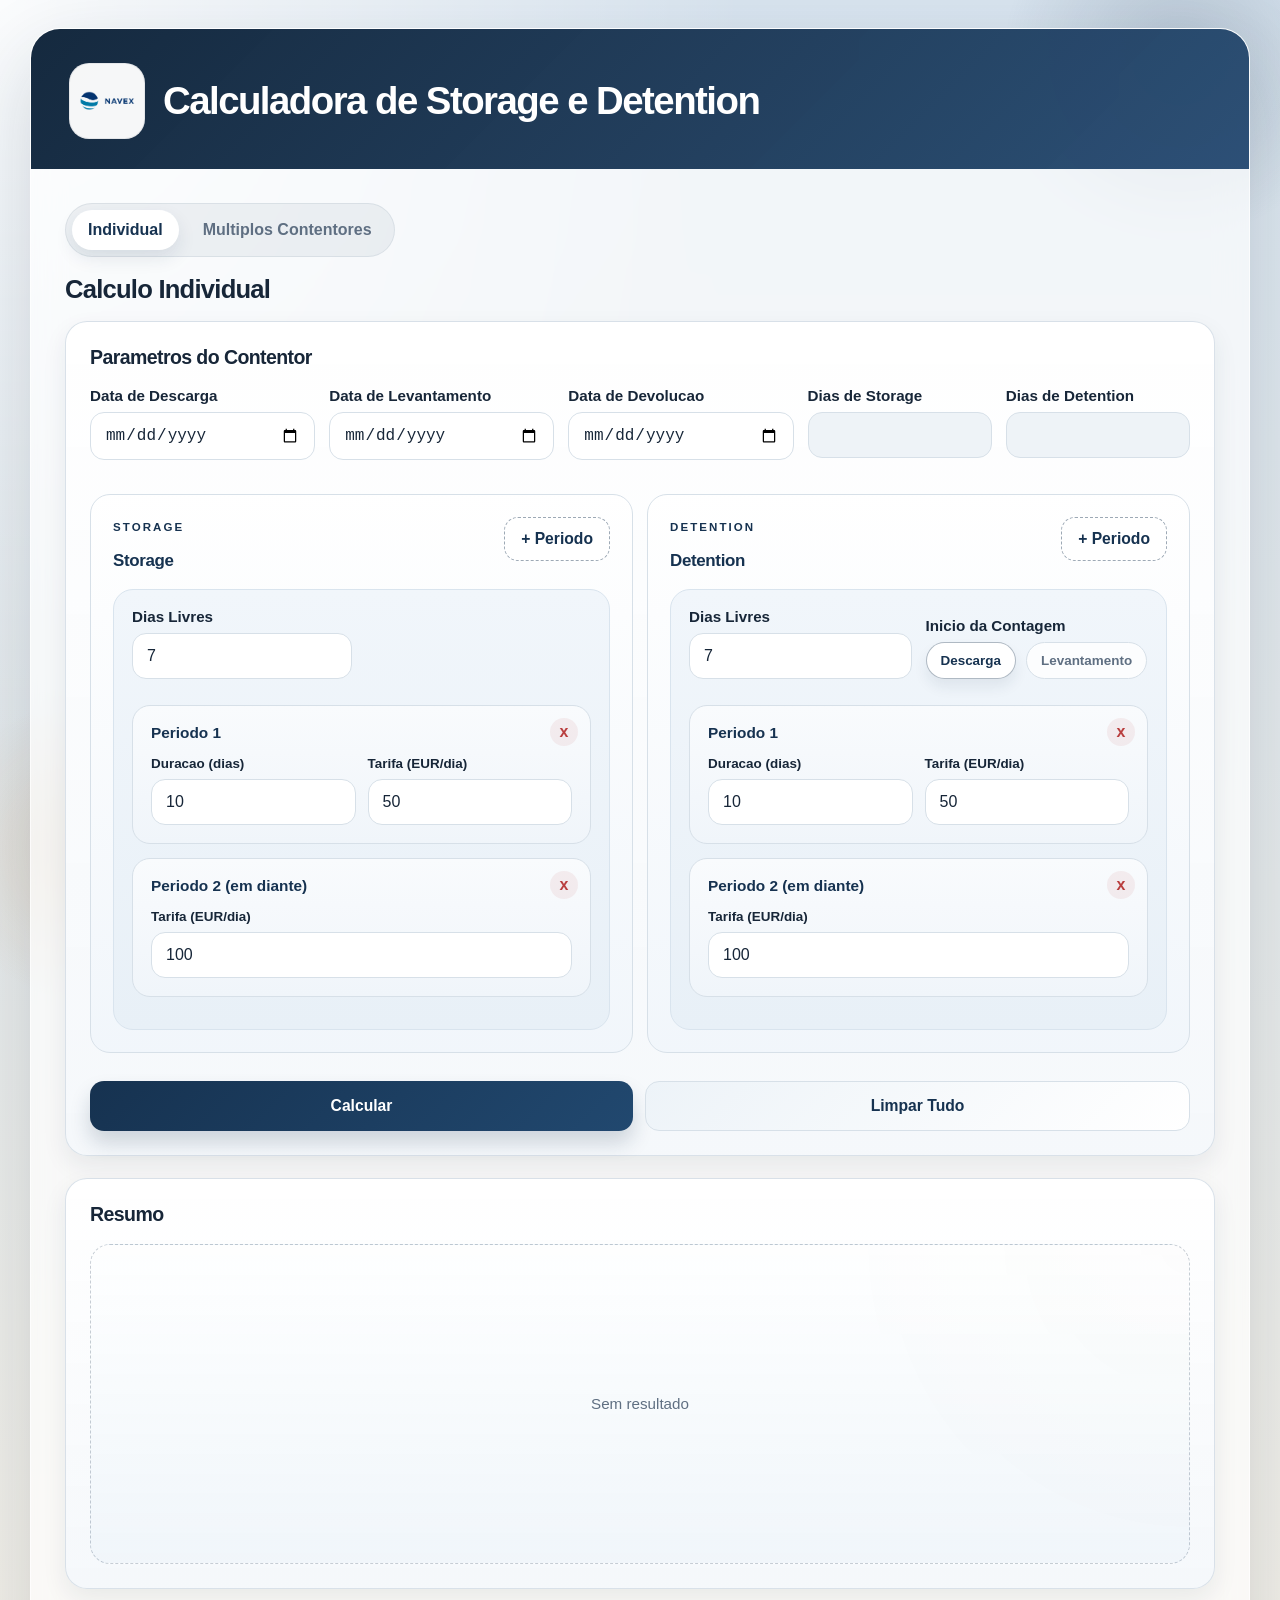
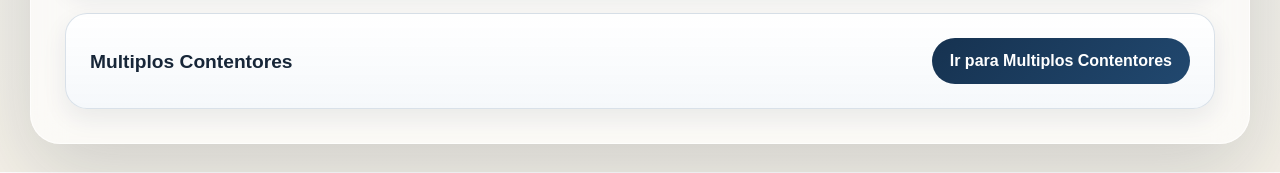
<file: index.html>
<!DOCTYPE html>
<html lang="pt">
<head>
    <meta charset="UTF-8">
    <meta name="viewport" content="width=device-width, initial-scale=1.0">
    <title>Calculadora Storage e Detention</title>
    <script src="https://cdn.sheetjs.com/xlsx-0.20.3/package/dist/xlsx.full.min.js"
            integrity="sha384-EnyY0/GSHQGSxSgMwaIPzSESbqoOLSexfnSMN2AP+39Ckmn92stwABZynq1JyzdT"
            crossorigin="anonymous"></script>
    <link rel="stylesheet" href="styles.css">
</head>
<body data-page="single">
    <div class="page-shell">
        <div class="container">
            <div class="header">
                <div class="header-top">
                    <div class="logo">
                        <img src="assets/Navex_VH (3).png" alt="NAVEX Logo">
                    </div>
                    <div class="header-text">
                        <h1>Calculadora de Storage e Detention</h1>
                    </div>
                </div>
            </div>

            <div class="form-container">
                <div class="page-switcher">
                    <a href="index.html" class="active">Individual</a>
                    <a href="batch.html">Multiplos Contentores</a>
                </div>

                <div class="section-header">
                    <div>
                        <h2>Calculo Individual</h2>
                    </div>
                </div>

                <div class="calculator-grid">
                    <div class="surface surface-form">
                        <div class="surface-head">
                            <h3>Parametros do Contentor</h3>
                        </div>

                        <form id="calculatorForm">
                            <div class="single-input-grid">
                                <div class="form-group">
                                    <label for="releaseDate">
                                        Data de Descarga
                                    </label>
                                    <input type="date" id="releaseDate">
                                </div>

                                <div class="form-group">
                                    <label for="pickupDate">
                                        Data de Levantamento
                                    </label>
                                    <input type="date" id="pickupDate">
                                </div>

                                <div class="form-group">
                                    <label for="returnDate">
                                        Data de Devolucao
                                    </label>
                                    <input type="date" id="returnDate">
                                </div>

                                <div class="form-group">
                                    <label for="totalDays">
                                        Dias de Storage
                                    </label>
                                    <input type="number" id="totalDays" value="" min="1" readonly>
                                </div>

                                <div class="form-group">
                                    <label for="containerDays">
                                        Dias de Detention
                                    </label>
                                    <input type="number" id="containerDays" value="" min="1" readonly>
                                </div>
                            </div>

                            <div class="tariff-grid single-tariff-grid">
                                <div class="tariff-card batch-config-card">
                                    <div class="tariff-card-head tariff-card-head-inline">
                                        <span class="surface-kicker">Storage</span>
                                        <h4>Storage</h4>
                                        <button type="button" class="add-period-btn add-period-btn-inline" onclick="addPeriod()">+ Periodo</button>
                                    </div>

                                    <div class="batch-config-panel">
                                        <div class="batch-card-top batch-card-top-single">
                                            <div class="form-group">
                                                <label for="freeDays">
                                                    Dias Livres
                                                </label>
                                                <input type="number" id="freeDays" value="7" min="0">
                                            </div>
                                        </div>

                                        <div class="periods-container" id="periodsContainer"></div>
                                    </div>
                                </div>

                                <div class="tariff-card tariff-card-detention single-detention-card batch-config-card">
                                    <div class="tariff-card-head tariff-card-head-inline">
                                        <span class="surface-kicker">Detention</span>
                                        <h4>Detention</h4>
                                        <button type="button" class="add-period-btn add-period-btn-inline" onclick="addDetentionPeriod()">+ Periodo</button>
                                    </div>

                                    <div class="detention-section batch-config-panel single-detention-config" id="detentionSection">
                                        <div class="single-detention-top">
                                            <div class="form-group">
                                                <label for="detentionFreeDays">
                                                    Dias Livres
                                                </label>
                                                <input type="number" id="detentionFreeDays" value="7" min="0">
                                            </div>

                                            <div class="form-group detention-start-group">
                                                <label>Inicio da Contagem</label>
                                                <div class="detention-start-opts">
                                                    <label>
                                                        <input type="radio" name="detentionStart" value="release" checked>
                                                        Descarga
                                                    </label>
                                                    <label>
                                                        <input type="radio" name="detentionStart" value="pickup">
                                                        Levantamento
                                                    </label>
                                                </div>
                                            </div>
                                        </div>

                                        <div class="periods-container" id="detentionPeriodsContainer"></div>
                                    </div>
                                </div>
                            </div>

                            <div class="button-group single-actions">
                                <button type="button" onclick="calculate()">Calcular</button>
                                <button type="button" class="secondary" onclick="resetForm()">Limpar Tudo</button>
                            </div>
                        </form>
                    </div>

                    <div class="surface surface-result">
                        <div class="surface-head">
                            <h3>Resumo</h3>
                        </div>
                        <div id="result"></div>
                    </div>
                </div>

                <div class="mode-link-card surface">
                    <div>
                        <h3>Multiplos Contentores</h3>
                    </div>
                    <a class="mode-link" href="batch.html">Ir para Multiplos Contentores</a>
                </div>
            </div>
        </div>
    </div>

    <script src="pricing-engine.js"></script>
    <script src="app.js"></script>
</body>
</html>
</file>
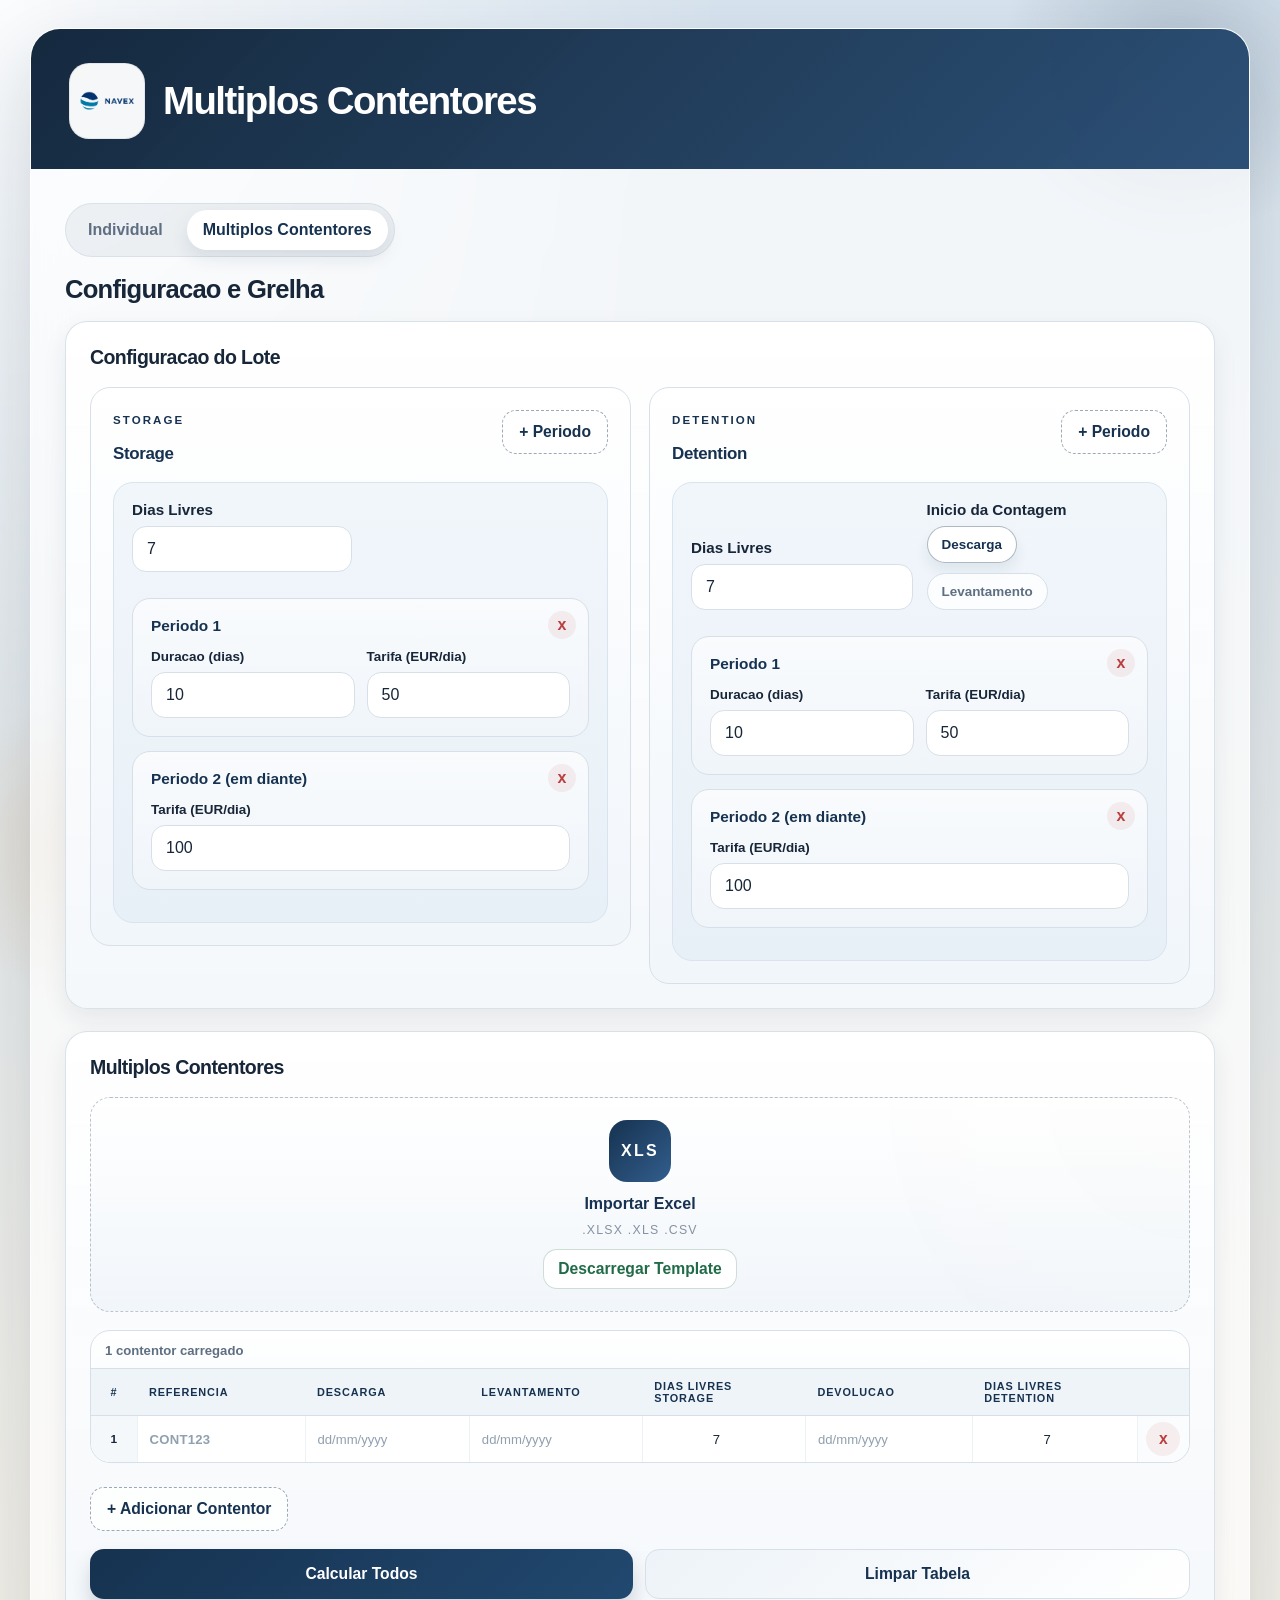
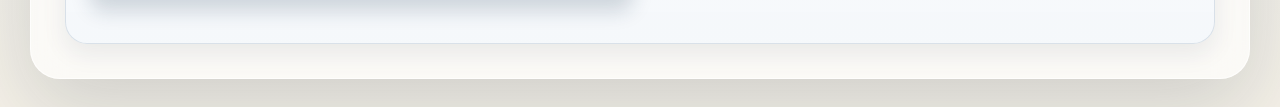
<file: batch.html>
<!DOCTYPE html>
<html lang="pt">
<head>
    <meta charset="UTF-8">
    <meta name="viewport" content="width=device-width, initial-scale=1.0">
    <title>Multiplos Contentores | Storage e Detention</title>
    <script src="https://cdn.sheetjs.com/xlsx-0.20.3/package/dist/xlsx.full.min.js"
            integrity="sha384-EnyY0/GSHQGSxSgMwaIPzSESbqoOLSexfnSMN2AP+39Ckmn92stwABZynq1JyzdT"
            crossorigin="anonymous"></script>
    <link rel="stylesheet" href="styles.css">
</head>
<body data-page="batch">
    <div class="page-shell">
        <div class="container">
            <div class="header">
                <div class="header-top">
                    <div class="logo">
                        <img src="assets/Navex_VH (3).png" alt="NAVEX Logo">
                    </div>
                    <div class="header-text">
                        <h1>Multiplos Contentores</h1>
                    </div>
                </div>
            </div>

            <div class="form-container">
                <div class="page-switcher">
                    <a href="index.html">Individual</a>
                    <a href="batch.html" class="active">Multiplos Contentores</a>
                </div>

                <div class="section-header">
                    <div>
                        <h2>Configuracao e Grelha</h2>
                    </div>
                </div>

                <div class="batch-page-stack">
                    <div class="surface surface-form">
                        <div class="surface-head">
                            <h3>Configuracao do Lote</h3>
                        </div>

                        <div class="batch-tariff-grid">
                            <div class="tariff-card batch-config-card">
                                <div class="tariff-card-head tariff-card-head-inline">
                                    <span class="surface-kicker">Storage</span>
                                    <h4>Storage</h4>
                                    <button type="button" class="add-period-btn add-period-btn-inline" onclick="addPeriod()">+ Periodo</button>
                                </div>

                                <div class="batch-config-panel">
                                    <div class="batch-card-top batch-card-top-single">
                                        <div class="form-group">
                                            <label for="freeDays">
                                                Dias Livres
                                            </label>
                                            <input type="number" id="freeDays" value="7" min="0">
                                        </div>
                                    </div>

                                    <div class="periods-container" id="periodsContainer"></div>
                                </div>
                            </div>

                            <div class="tariff-card tariff-card-detention batch-config-card">
                                <div class="tariff-card-head tariff-card-head-inline">
                                    <span class="surface-kicker">Detention</span>
                                    <h4>Detention</h4>
                                    <button type="button" class="add-period-btn add-period-btn-inline" onclick="addDetentionPeriod()">+ Periodo</button>
                                </div>

                                <div class="detention-section batch-config-panel batch-detention-config" id="detentionSection">
                                    <div class="batch-card-top">
                                        <div class="form-group">
                                            <label for="detentionFreeDays">
                                                Dias Livres
                                            </label>
                                            <input type="number" id="detentionFreeDays" value="7" min="0">
                                        </div>

                                        <div class="form-group batch-start-group">
                                            <label>Inicio da Contagem</label>
                                            <div class="detention-start-opts">
                                                <label>
                                                    <input type="radio" name="batchDetentionStart" value="release" checked>
                                                    Descarga
                                                </label>
                                                <label>
                                                    <input type="radio" name="batchDetentionStart" value="pickup">
                                                    Levantamento
                                                </label>
                                            </div>
                                        </div>
                                    </div>

                                    <div class="periods-container" id="detentionPeriodsContainer"></div>
                                </div>
                            </div>
                        </div>
                    </div>

                    <div class="surface surface-batch-page">
                        <div class="surface-head">
                            <h3>Multiplos Contentores</h3>
                        </div>

                        <div class="batch-top-grid batch-top-grid-single">
                            <div class="drop-zone" id="dropZone" onclick="document.getElementById('excelFileInput').click()">
                                <div class="drop-zone-icon">XLS</div>
                                <div class="drop-zone-text"><strong>Importar Excel</strong></div>
                                <div class="drop-zone-sub">.xlsx .xls .csv</div>
                                <button type="button" class="drop-zone-download" onclick="event.stopPropagation(); downloadTemplate()">Descarregar Template</button>
                                <input type="file" id="excelFileInput" accept=".xlsx,.xls,.csv" style="display:none;" onchange="loadExcelFile(event)">
                            </div>
                        </div>

                        <div class="batch-table-shell">
                            <div class="batch-table-toolbar">
                                <div class="batch-table-meta" id="batchTableMeta">Sem contentores carregados</div>
                            </div>

                            <div class="batch-table-wrapper">
                                <table class="batch-table">
                                    <thead>
                                        <tr>
                                            <th class="batch-col-index">#</th>
                                            <th>Referencia</th>
                                            <th>Descarga</th>
                                            <th>Levantamento</th>
                                            <th>Dias Livres<br>Storage</th>
                                            <th>Devolucao</th>
                                            <th>Dias Livres<br>Detention</th>
                                            <th></th>
                                        </tr>
                                    </thead>
                                    <tbody id="batchTableBody"></tbody>
                                </table>
                            </div>
                        </div>

                        <button type="button" class="add-row-btn" onclick="addBatchRow()">+ Adicionar Contentor</button>

                        <div class="button-group batch-actions">
                            <button type="button" onclick="calculateBatch()">Calcular Todos</button>
                            <button type="button" class="secondary" onclick="clearBatch()">Limpar Tabela</button>
                        </div>

                        <div class="batch-results" id="batchResults"></div>

                        <div class="result-btn-group" id="batchExportBtns" style="display:none;">
                            <button class="result-copy-btn" onclick="copyBatchResult()">Copiar resumo</button>
                            <button class="result-pdf-btn" onclick="exportBatchPDF()">Exportar PDF</button>
                        </div>
                    </div>
                </div>
            </div>
        </div>
    </div>

    <script src="pricing-engine.js"></script>
    <script src="app.js"></script>
</body>
</html>
</file>
<file: styles.css>
:root {
    --bg-top: #d8e4ef;
    --bg-bottom: #f4f0e7;
    --surface: rgba(255, 255, 255, 0.88);
    --surface-strong: #ffffff;
    --surface-muted: #eef3f7;
    --surface-soft: #f7f9fc;
    --border: #d7e0e8;
    --border-strong: #bbc8d6;
    --text: #172638;
    --text-soft: #5f6f82;
    --text-faint: #8392a2;
    --brand: #163250;
    --brand-strong: #0d2238;
    --brand-soft: #dde8f2;
    --accent: #c5853f;
    --accent-soft: #f4e4ce;
    --success: #216b48;
    --danger: #b93e3e;
    --shadow-xl: 0 28px 80px rgba(16, 36, 58, 0.16);
    --shadow-lg: 0 18px 46px rgba(20, 43, 69, 0.11);
    --shadow-sm: 0 10px 24px rgba(20, 43, 69, 0.08);
    --radius-xl: 30px;
    --radius-lg: 22px;
    --radius-md: 16px;
    --radius-sm: 12px;
}

* {
    margin: 0;
    padding: 0;
    box-sizing: border-box;
}

html {
    scroll-behavior: smooth;
}

body {
    font-family: "Aptos", "Bahnschrift", "Segoe UI", sans-serif;
    color: var(--text);
    background:
        radial-gradient(circle at top left, rgba(255, 255, 255, 0.9), transparent 34%),
        linear-gradient(180deg, var(--bg-top) 0%, var(--bg-bottom) 100%);
    min-height: 100vh;
}

body::before,
body::after {
    content: "";
    position: fixed;
    inset: auto;
    pointer-events: none;
    z-index: 0;
}

body::before {
    top: -120px;
    right: -80px;
    width: 360px;
    height: 360px;
    border-radius: 50%;
    background: radial-gradient(circle, rgba(22, 50, 80, 0.18), rgba(22, 50, 80, 0) 70%);
}

body::after {
    bottom: -100px;
    left: -60px;
    width: 300px;
    height: 300px;
    border-radius: 50%;
    background: radial-gradient(circle, rgba(197, 133, 63, 0.18), rgba(197, 133, 63, 0) 72%);
}

.page-shell {
    position: relative;
    z-index: 1;
    width: 100%;
    padding: 28px;
}

.container {
    max-width: 1220px;
    margin: 0 auto;
    background: rgba(255, 255, 255, 0.64);
    border: 1px solid rgba(255, 255, 255, 0.68);
    border-radius: var(--radius-xl);
    box-shadow: var(--shadow-xl);
    overflow: hidden;
    backdrop-filter: blur(16px);
}

.header {
    padding: 34px 38px 30px;
    color: white;
    background:
        linear-gradient(135deg, rgba(13, 34, 56, 0.97), rgba(28, 66, 107, 0.92)),
        linear-gradient(90deg, rgba(255, 255, 255, 0.05), transparent);
}

.header-top {
    display: flex;
    align-items: center;
    gap: 18px;
}

.logo {
    width: 76px;
    height: 76px;
    flex-shrink: 0;
    display: flex;
    align-items: center;
    justify-content: center;
    background: rgba(255, 255, 255, 0.96);
    border-radius: 20px;
    padding: 10px;
    box-shadow: inset 0 0 0 1px rgba(13, 34, 56, 0.08);
}

.logo img {
    width: 100%;
    height: 100%;
    object-fit: contain;
}

.header-text {
    display: flex;
    flex-direction: column;
    gap: 0;
}

.header h1 {
    font-size: clamp(1.9rem, 3vw, 2.6rem);
    line-height: 1.05;
    letter-spacing: -0.04em;
    font-weight: 800;
}

.surface-kicker {
    display: inline-flex;
    align-items: center;
    gap: 8px;
    font-size: 0.72rem;
    font-weight: 700;
    letter-spacing: 0.18em;
    text-transform: uppercase;
}

.form-container {
    padding: 34px;
}

.section-header {
    display: flex;
    justify-content: space-between;
    align-items: end;
    gap: 22px;
    margin-bottom: 18px;
}

.section-header h2 {
    font-size: clamp(1.35rem, 2vw, 1.9rem);
    line-height: 1.1;
    letter-spacing: -0.03em;
}

.page-switcher {
    display: inline-flex;
    gap: 8px;
    padding: 6px;
    margin-bottom: 18px;
    border-radius: 999px;
    background: rgba(22, 50, 80, 0.06);
    border: 1px solid rgba(22, 50, 80, 0.08);
}

.page-switcher a {
    display: inline-flex;
    align-items: center;
    justify-content: center;
    min-height: 40px;
    padding: 0 16px;
    border-radius: 999px;
    color: var(--text-soft);
    text-decoration: none;
    font-weight: 700;
    transition: background 0.18s ease, color 0.18s ease, box-shadow 0.18s ease;
}

.page-switcher a.active {
    background: white;
    color: var(--brand);
    box-shadow: 0 8px 18px rgba(22, 50, 80, 0.1);
}

.page-switcher a:hover {
    color: var(--brand);
}

.calculator-grid {
    display: grid;
    grid-template-columns: minmax(0, 1.18fr) minmax(330px, 0.82fr);
    gap: 22px;
    align-items: start;
}

body[data-page="single"] .calculator-grid {
    grid-template-columns: 1fr;
}

.batch-page-stack {
    display: grid;
    gap: 22px;
}

.tariff-grid {
    display: grid;
    grid-template-columns: repeat(2, minmax(0, 1fr));
    gap: 14px;
    margin-bottom: 18px;
}

.single-input-grid {
    display: grid;
    grid-template-columns: repeat(3, minmax(0, 1.1fr)) repeat(2, minmax(0, 0.9fr));
    gap: 14px;
    margin-bottom: 18px;
}

.single-tariff-grid {
    margin-bottom: 22px;
}

.single-detention-card .tariff-card-head {
    display: flex;
    justify-content: space-between;
    align-items: flex-start;
    gap: 16px;
}

.single-detention-config {
    margin-top: 0;
    margin-bottom: 0;
}

.single-detention-card .tariff-card-head-inline {
    display: grid;
    grid-template-columns: minmax(0, 1fr) auto;
    grid-template-areas:
        "kicker action"
        "title action";
    align-items: center;
    column-gap: 14px;
    row-gap: 4px;
}

.single-detention-top {
    display: grid;
    grid-template-columns: repeat(2, minmax(0, 1fr));
    gap: 14px;
    align-items: end;
    margin-bottom: 10px;
}

.single-actions {
    margin-top: 0;
}

.batch-tariff-grid {
    display: grid;
    grid-template-columns: repeat(2, minmax(0, 1fr));
    gap: 18px;
    align-items: start;
}

.tariff-card {
    padding: 22px;
    border-radius: 20px;
    background: linear-gradient(180deg, rgba(255, 255, 255, 0.98), rgba(241, 246, 251, 0.95));
    border: 1px solid var(--border);
}

.batch-config-card {
    display: flex;
    flex-direction: column;
}

.tariff-card-head {
    margin-bottom: 14px;
}

.tariff-card-head-inline {
    display: grid;
    grid-template-columns: minmax(0, 1fr) auto;
    grid-template-areas:
        "kicker action"
        "title action";
    align-items: center;
    column-gap: 14px;
    row-gap: 4px;
}

.tariff-card-head-inline .surface-kicker {
    grid-area: kicker;
    margin-bottom: 0;
}

.tariff-card-head-inline h4 {
    grid-area: title;
    margin: 0;
}

.add-period-btn-inline {
    grid-area: action;
    margin: 0;
    align-self: center;
}

.tariff-card-detention .tariff-card-head {
    display: flex;
    justify-content: space-between;
    align-items: flex-start;
    gap: 16px;
}

.batch-config-card.tariff-card-detention .tariff-card-head-inline {
    display: grid;
    grid-template-columns: minmax(0, 1fr) auto;
    grid-template-areas:
        "kicker action"
        "title action";
    align-items: center;
    column-gap: 14px;
    row-gap: 4px;
}

.tariff-card-head h4 {
    font-size: 1.06rem;
    margin: 6px 0 0;
    color: var(--brand);
    letter-spacing: -0.02em;
}

.tariff-card .add-period-btn {
    margin-bottom: 14px;
}

.batch-detention-config {
    padding: 0;
    margin-top: 0;
    margin-bottom: 0;
    border: 0;
    border-radius: 0;
    background: transparent;
}

.batch-config-panel {
    padding: 18px;
    border-radius: 20px;
    background: linear-gradient(180deg, #f1f6fb, #e8f0f7);
    border: 1px solid #d9e4ee;
}

.batch-card-top {
    display: grid;
    grid-template-columns: repeat(2, minmax(0, 1fr));
    gap: 14px;
    align-items: end;
    margin-bottom: 10px;
}

.batch-card-top-single {
    grid-template-columns: minmax(0, 220px);
}

.surface {
    border-radius: var(--radius-lg);
    background: linear-gradient(180deg, rgba(255, 255, 255, 0.94), rgba(245, 248, 251, 0.98));
    border: 1px solid rgba(215, 224, 232, 0.95);
    box-shadow: var(--shadow-sm);
}

.surface-form,
.surface-result,
.surface-batch-page {
    padding: 24px;
}

.mode-link-card {
    margin-top: 24px;
    padding: 24px;
    display: flex;
    justify-content: space-between;
    align-items: center;
    gap: 20px;
}

.mode-link-card h3 {
    font-size: 1.2rem;
    margin: 8px 0 6px;
}

.mode-link-card p {
    color: var(--text-soft);
    line-height: 1.5;
    max-width: 52ch;
}

.mode-link {
    display: inline-flex;
    align-items: center;
    justify-content: center;
    min-height: 46px;
    padding: 0 18px;
    border-radius: 999px;
    background: linear-gradient(135deg, var(--brand), #21486f);
    color: white;
    text-decoration: none;
    font-weight: 700;
    white-space: nowrap;
}

.surface-head {
    margin-bottom: 18px;
}

.surface-kicker {
    color: var(--brand);
    margin-bottom: 10px;
}

.surface-head h3 {
    font-size: 1.22rem;
    letter-spacing: -0.03em;
    margin-bottom: 0;
}

.surface-head p {
    color: var(--text-soft);
    line-height: 1.5;
    font-size: 0.95rem;
}

form {
    display: block;
}

.form-group {
    margin-bottom: 16px;
}

label {
    display: block;
    color: var(--text);
    font-weight: 700;
    margin-bottom: 8px;
    font-size: 0.95rem;
}

label span {
    display: block;
    margin-top: 4px;
    color: var(--text-faint);
    font-size: 0.81rem;
    font-weight: 500;
    line-height: 1.45;
}

input {
    width: 100%;
    border: 1px solid var(--border);
    background: var(--surface-strong);
    color: var(--text);
    border-radius: 14px;
    padding: 13px 14px;
    font-size: 16px;
    transition: border-color 0.18s ease, box-shadow 0.18s ease, transform 0.18s ease;
    -webkit-appearance: none;
    appearance: none;
}

input:hover {
    border-color: var(--border-strong);
}

input:focus,
input:focus-visible {
    outline: none;
    border-color: rgba(22, 50, 80, 0.64);
    box-shadow: 0 0 0 4px rgba(22, 50, 80, 0.1);
}

input[readonly] {
    background: var(--surface-muted);
    color: var(--text-soft);
}

button {
    flex: 1;
    border: 0;
    border-radius: 14px;
    padding: 14px 18px;
    font-size: 0.98rem;
    font-weight: 700;
    cursor: pointer;
    min-height: 50px;
    color: white;
    background: linear-gradient(135deg, var(--brand), #21486f);
    box-shadow: 0 12px 20px rgba(22, 50, 80, 0.18);
    transition: transform 0.18s ease, box-shadow 0.18s ease, filter 0.18s ease;
    touch-action: manipulation;
}

button:hover {
    transform: translateY(-1px);
    filter: brightness(1.03);
    box-shadow: 0 16px 24px rgba(22, 50, 80, 0.22);
}

button:active {
    transform: translateY(0);
}

button.secondary {
    color: var(--brand);
    background: linear-gradient(135deg, #edf3f8, #ffffff);
    border: 1px solid var(--border);
    box-shadow: none;
}

.button-group {
    display: flex;
    gap: 12px;
    margin-top: 28px;
}

.add-period-btn,
.add-row-btn {
    min-height: 0;
    width: auto;
    display: inline-flex;
    align-items: center;
    justify-content: center;
    gap: 8px;
    padding: 12px 16px;
    background: rgba(255, 255, 255, 0.82);
    color: var(--brand);
    border: 1.5px dashed rgba(22, 50, 80, 0.42);
    box-shadow: none;
}

.add-period-btn:hover,
.add-row-btn:hover {
    background: var(--brand-soft);
    border-style: solid;
}

.periods-container {
    margin-top: 8px;
    margin-bottom: 0;
}

.period-item {
    position: relative;
    margin-bottom: 14px;
    padding: 18px;
    border-radius: 18px;
    background: linear-gradient(180deg, #f9fbfd, #f0f5fa);
    border: 1px solid var(--border);
}

.period-header {
    display: flex;
    justify-content: space-between;
    align-items: center;
    gap: 12px;
    margin-bottom: 14px;
}

.period-title {
    font-weight: 800;
    color: var(--brand);
    font-size: 0.96rem;
}

.remove-btn {
    position: absolute;
    top: 12px;
    right: 12px;
    width: 28px;
    height: 28px;
    border-radius: 50%;
    background: rgba(185, 62, 62, 0.08);
    color: var(--danger);
    border: 0;
    box-shadow: none;
    font-size: 1rem;
    min-height: 0;
    padding: 0;
}

.remove-btn:hover {
    background: rgba(185, 62, 62, 0.14);
    transform: none;
}

.period-inputs {
    display: grid;
    grid-template-columns: 1fr 1fr;
    gap: 12px;
}

.period-inputs .form-group {
    margin-bottom: 0;
}

.period-inputs label {
    font-size: 0.84rem;
}

.detention-section {
    display: none;
    margin-bottom: 18px;
    padding: 18px;
    border-radius: 20px;
    background: linear-gradient(180deg, #f1f6fb, #e8f0f7);
    border: 1px solid #d9e4ee;
}

.detention-section.show {
    display: block;
}

.batch-config-panel.detention-section {
    margin-bottom: 0;
    padding: 18px;
}

.detention-start-group,
.batch-start-group {
    margin-bottom: 16px;
}

.detention-start-opts {
    display: flex;
    flex-wrap: wrap;
    gap: 10px;
}

.detention-start-opts label {
    display: inline-flex;
    align-items: center;
    gap: 8px;
    margin-bottom: 0;
    padding: 10px 14px;
    border-radius: 999px;
    background: rgba(255, 255, 255, 0.8);
    border: 1px solid var(--border);
    color: var(--text-soft);
    font-size: 0.84rem;
    font-weight: 700;
    cursor: pointer;
}

.detention-start-opts input[type="radio"] {
    display: none;
}

.detention-start-opts label:has(input:checked) {
    color: var(--brand);
    background: white;
    border-color: rgba(22, 50, 80, 0.34);
    box-shadow: 0 8px 14px rgba(22, 50, 80, 0.08);
}

.surface-result {
    position: sticky;
    top: 24px;
}

body[data-page="single"] .surface-result {
    position: static;
}

#result {
    min-height: 320px;
}

#result:not(.show) {
    display: flex;
    align-items: center;
    justify-content: center;
    text-align: center;
    padding: 28px;
    border-radius: 20px;
    border: 1.5px dashed rgba(22, 50, 80, 0.24);
    background:
        linear-gradient(180deg, rgba(255, 255, 255, 0.86), rgba(240, 245, 250, 0.92)),
        radial-gradient(circle at top right, rgba(197, 133, 63, 0.08), transparent 34%);
}

#result:not(.show) > * {
    display: none !important;
}

#result:not(.show)::before {
    content: "Sem resultado";
    max-width: 18ch;
    color: var(--text-soft);
    line-height: 1.6;
    font-size: 0.95rem;
}

#result.show {
    display: block;
    animation: slideIn 0.28s ease-out;
}

@keyframes slideIn {
    from {
        opacity: 0;
        transform: translateY(10px);
    }
    to {
        opacity: 1;
        transform: translateY(0);
    }
}

.result-header {
    padding: 24px 24px 22px;
    border-radius: 22px 22px 0 0;
    text-align: center;
    background: linear-gradient(135deg, #16324d, #1d4467);
}

.result-label {
    color: rgba(255, 255, 255, 0.68);
    font-size: 0.72rem;
    font-weight: 700;
    letter-spacing: 0.18em;
    text-transform: uppercase;
    margin-bottom: 6px;
}

.result-total {
    color: white;
    font-size: clamp(2rem, 4vw, 3rem);
    font-weight: 800;
    letter-spacing: -0.05em;
}

.result-body {
    border: 1px solid var(--border);
    border-top: 0;
    border-radius: 0 0 22px 22px;
    overflow: hidden;
    background: white;
}

.result-free-days,
.result-section-divider {
    display: flex;
    justify-content: space-between;
    align-items: center;
    gap: 12px;
    padding: 13px 16px;
}

.result-free-days {
    background: var(--surface-muted);
    border-bottom: 1px solid var(--border);
    color: var(--text-soft);
    font-size: 0.86rem;
}

.result-free-days .free-label {
    font-weight: 700;
}

.result-free-days .free-dates {
    color: var(--text-faint);
    font-size: 0.78rem;
}

.result-section-divider {
    background: #f7fafc;
    border-top: 1px solid var(--border);
    border-bottom: 1px solid var(--border);
    justify-content: flex-start;
    color: var(--text-soft);
    font-size: 0.72rem;
    font-weight: 800;
    letter-spacing: 0.18em;
    text-transform: uppercase;
}

.result-period {
    padding: 16px;
    border-bottom: 1px solid #e9eef3;
    background: white;
}

.result-period:last-child {
    border-bottom: 0;
}

.result-period-top,
.result-period-bottom {
    display: flex;
    justify-content: space-between;
    gap: 12px;
}

.result-period-top {
    align-items: baseline;
    margin-bottom: 6px;
}

.result-period-bottom {
    align-items: center;
}

.result-period-name {
    color: var(--brand);
    font-weight: 800;
    font-size: 0.9rem;
}

.result-period-subtotal {
    color: var(--brand);
    font-weight: 800;
    font-size: 0.98rem;
}

.result-period-dates,
.result-period-calc {
    font-size: 0.8rem;
}

.result-period-dates {
    color: var(--text-soft);
}

.result-period-calc {
    color: var(--text-faint);
}

.result-btn-group {
    display: flex;
    gap: 10px;
    margin-top: 14px;
}

.result-copy-btn,
.result-pdf-btn {
    min-height: 46px;
    padding: 11px 14px;
    font-size: 0.88rem;
    border-radius: 14px;
    box-shadow: none;
}

.result-copy-btn {
    background: white;
    color: var(--brand);
    border: 1px solid rgba(22, 50, 80, 0.22);
}

.result-pdf-btn {
    background: var(--brand-soft);
    color: var(--brand);
    border: 1px solid rgba(22, 50, 80, 0.12);
}

.batch-top-grid {
    display: grid;
    grid-template-columns: minmax(280px, 0.95fr) minmax(340px, 1.05fr);
    gap: 16px;
    align-items: stretch;
    margin-bottom: 18px;
}

.batch-top-grid-single {
    grid-template-columns: 1fr;
}

.drop-zone {
    position: relative;
    margin-bottom: 0;
    min-height: 100%;
    padding: 22px 24px;
    text-align: center;
    border-radius: 20px;
    border: 1.5px dashed rgba(22, 50, 80, 0.28);
    background:
        linear-gradient(180deg, rgba(255, 255, 255, 0.92), rgba(240, 245, 250, 0.92)),
        radial-gradient(circle at top right, rgba(197, 133, 63, 0.12), transparent 34%);
    transition: border-color 0.18s ease, transform 0.18s ease, background 0.18s ease;
    cursor: pointer;
}

.drop-zone.drag-over {
    border-color: rgba(22, 50, 80, 0.58);
    background: linear-gradient(180deg, #ffffff, #eaf1f8);
    transform: translateY(-1px);
}

.drop-zone-icon {
    width: 62px;
    height: 62px;
    margin: 0 auto 12px;
    border-radius: 18px;
    display: flex;
    align-items: center;
    justify-content: center;
    background: linear-gradient(135deg, var(--brand), #325e8d);
    color: white;
    font-size: 1rem;
    font-weight: 800;
    letter-spacing: 0.14em;
}

.drop-zone-text {
    color: var(--text-soft);
    font-size: 1rem;
    line-height: 1.2;
}

.drop-zone-text strong {
    color: var(--brand);
}

.drop-zone-sub,
.drop-zone-or {
    color: var(--text-faint);
    font-size: 0.77rem;
    letter-spacing: 0.1em;
    text-transform: uppercase;
}

.drop-zone-sub {
    margin-top: 10px;
}

.drop-zone-download {
    display: inline-flex;
    align-items: center;
    justify-content: center;
    min-height: 0;
    width: auto;
    padding: 10px 14px;
    background: white;
    color: var(--success);
    border: 1px solid rgba(33, 107, 72, 0.22);
    box-shadow: none;
    margin-top: 12px;
}

.batch-table-shell {
    border-radius: 20px;
    border: 1px solid var(--border);
    background: linear-gradient(180deg, rgba(255, 255, 255, 0.98), rgba(244, 248, 252, 0.98));
    box-shadow: inset 0 1px 0 rgba(255, 255, 255, 0.7);
    margin-bottom: 24px;
}

.batch-table-toolbar {
    display: flex;
    justify-content: flex-start;
    align-items: center;
    gap: 16px;
    padding: 12px 14px 10px;
    border-bottom: 1px solid var(--border);
}

.batch-table-meta {
    margin: 0;
    color: var(--text-soft);
    font-size: 0.82rem;
    font-weight: 700;
}

.batch-table-wrapper,
.batch-results-table-wrap {
    overflow: auto;
    background: white;
    border: 1px solid var(--border);
    border-radius: 18px;
}

.batch-table-wrapper {
    max-height: 420px;
    margin: 0;
    border: 0;
    border-radius: 0 0 20px 20px;
}

.batch-table,
.batch-results-table {
    width: 100%;
    min-width: 760px;
    border-collapse: collapse;
    font-size: 0.8rem;
}

.batch-table th,
.batch-results-table th {
    position: sticky;
    top: 0;
    z-index: 2;
    text-align: left;
    padding: 11px 12px;
    background: #eef4f8;
    border-bottom: 1px solid var(--border);
    color: var(--brand);
    text-transform: uppercase;
    letter-spacing: 0.08em;
    font-size: 0.68rem;
    font-weight: 800;
}

.batch-table td,
.batch-results-table td {
    padding: 0;
    border-bottom: 1px solid #e7edf3;
    border-right: 1px solid #edf2f6;
    color: var(--text);
    vertical-align: middle;
}

.batch-table td:last-child,
.batch-table th:last-child,
.batch-results-table td:last-child,
.batch-results-table th:last-child {
    border-right: 0;
}

.batch-table tbody tr:nth-child(even) td,
.batch-results-table tr:nth-child(even):not(.batch-results-row-error) td {
    background: #fcfdff;
}

.batch-table tr:last-child td,
.batch-results-table tr:last-child td {
    border-bottom: 0;
}

.batch-col-index {
    width: 46px;
    text-align: center !important;
}

.batch-row-index {
    width: 46px;
    min-width: 46px;
    text-align: center;
    font-size: 0.74rem;
    font-weight: 800;
    color: var(--text-faint);
    background: #f5f8fb;
}

.batch-table input {
    min-width: 88px;
    min-height: 46px;
    padding: 11px 12px;
    border: 0;
    border-radius: 0;
    font-size: 0.82rem;
    background: transparent;
    box-shadow: none;
}

.batch-table input::placeholder {
    color: #90a0af;
}

.batch-table input:focus,
.batch-table input:focus-visible {
    border: 0;
    background: #fff8e8;
    box-shadow: inset 0 0 0 2px rgba(197, 133, 63, 0.45);
}

.batch-date-input,
.batch-number-input {
    font-variant-numeric: tabular-nums;
}

.batch-cell-ref input {
    font-weight: 700;
    text-transform: uppercase;
    letter-spacing: 0.02em;
}

.batch-cell-freeDays input,
.batch-cell-detentionFreeDays input {
    text-align: center;
}

.batch-table td.batch-remove {
    width: 52px;
    text-align: center;
    padding: 0;
    background: #fbfcfe;
}

.batch-remove-btn {
    width: 34px;
    height: 34px;
    min-height: 0;
    border-radius: 50%;
    padding: 0;
    background: rgba(185, 62, 62, 0.08);
    color: var(--danger);
    box-shadow: none;
    flex: unset;
}

.batch-remove-btn:hover {
    background: rgba(185, 62, 62, 0.14);
}

.batch-actions {
    margin-top: 18px;
    justify-content: flex-start;
}

.batch-results {
    margin-top: 20px;
}

.batch-results-panel {
    overflow: hidden;
    border-radius: 22px;
    border: 1px solid var(--border);
    background: white;
}

.batch-results-summary {
    display: flex;
    justify-content: space-between;
    align-items: center;
    gap: 14px;
    padding: 14px 16px;
    background: linear-gradient(135deg, var(--brand-strong), #21486f);
    color: white;
    font-size: 0.92rem;
    font-weight: 800;
}

.batch-results-summary strong {
    font-size: 1.5rem;
    letter-spacing: -0.04em;
}

.batch-results-table-wrap {
    max-height: 380px;
}

.batch-results-table td.num {
    text-align: right;
}

.batch-results-table th,
.batch-results-table td {
    padding: 8px 10px;
}

.batch-results-table td.total,
.batch-results-subtotals strong,
.batch-results-table td.ref {
    color: var(--brand);
    font-weight: 800;
}

.batch-results-row-error td {
    background: #fff4f2;
    color: var(--danger);
    font-weight: 700;
}

.batch-results-subtotals {
    display: flex;
    flex-wrap: wrap;
    gap: 16px;
    padding: 12px 16px;
    background: var(--surface-soft);
    border-top: 1px solid var(--border);
    color: var(--text-soft);
    font-size: 0.84rem;
}

.print-header {
    display: none;
    justify-content: space-between;
    align-items: flex-start;
    gap: 16px;
    margin-bottom: 24px;
    padding-bottom: 16px;
    border-bottom: 2px solid var(--brand);
}

.print-header-brand {
    display: flex;
    align-items: center;
    gap: 12px;
}

.print-header-logo {
    width: 54px;
    height: 54px;
    object-fit: contain;
    border: 1px solid var(--border);
    border-radius: 12px;
    padding: 5px;
    background: white;
}

.print-header-title {
    color: var(--brand);
    font-size: 1.2rem;
    font-weight: 800;
}

.print-header-meta {
    color: var(--text-faint);
    font-size: 0.78rem;
}

.print-header-meta {
    text-align: right;
}

.batch-print-area {
    display: none;
}

@media print {
    @page {
        size: A4 portrait;
        margin: 10mm;
    }

    body {
        background: white;
    }

    body::before,
    body::after {
        display: none !important;
    }

    .page-shell,
    .form-container,
    .surface-result {
        padding: 0 !important;
    }

    .container {
        box-shadow: none;
        border: 0;
        border-radius: 0;
        max-width: 100%;
        background: white;
    }

    .header,
    .surface-form,
    .surface-result > .surface-head,
    .result-btn-group {
        display: none !important;
    }

    .print-header,
    .result-header,
    .result-free-days,
    .result-grand-total {
        -webkit-print-color-adjust: exact;
        print-color-adjust: exact;
    }

    body.print-mode-single .header,
    body.print-mode-single .page-switcher,
    body.print-mode-single .section-header,
    body.print-mode-single .surface-form,
    body.print-mode-single .mode-link-card {
        display: none !important;
    }

    body.print-mode-single .container,
    body.print-mode-single .form-container,
    body.print-mode-single .calculator-grid,
    body.print-mode-single .surface-result {
        display: block !important;
        width: 100% !important;
        max-width: none !important;
    }

    body.print-mode-single .surface-result {
        padding: 0 !important;
        border: 0 !important;
        background: white !important;
        box-shadow: none !important;
    }

    body.print-mode-single #result {
        position: static;
        width: calc(100% - 3px);
        min-height: auto;
        margin: 0;
        padding: 0;
        display: block !important;
        color: #1c2733;
    }

    body.print-mode-single #result .print-header {
        display: flex !important;
        margin-bottom: 18px;
        padding: 2mm 2mm 14px 2mm;
        box-sizing: border-box;
        overflow: visible;
    }

    body.print-mode-single #result .print-header-logo {
        width: 52px;
        height: 52px;
    }

    body.print-mode-single #result .print-header-title {
        font-size: 1.22rem;
    }

    body.print-mode-single #result .print-header-meta {
        font-size: 0.72rem;
        line-height: 1.35;
        padding-left: 10px;
        flex-shrink: 0;
    }

    body.print-mode-single #result .result-header {
        background: #16324d !important;
        color: white !important;
        border-radius: 18px 18px 0 0;
    }

    body.print-mode-single #result .result-body {
        border-color: #d3dde7;
        box-shadow: none;
    }

    body.print-mode-single #result .result-section-divider,
    body.print-mode-single #result .result-free-days,
    body.print-mode-single #result .result-period {
        break-inside: avoid;
    }

    body.print-mode-batch .container {
        display: none !important;
    }

    body.print-mode-batch #batchPrintArea {
        display: block !important;
        width: 100%;
        max-width: 100%;
        margin: 0;
        padding: 0;
        background: white;
    }
}

@media (max-width: 1080px) {
    .section-header,
    .calculator-grid {
        grid-template-columns: 1fr;
        display: grid;
    }

    .section-header {
        align-items: start;
    }

    .surface-result {
        position: static;
    }

    .tariff-grid {
        grid-template-columns: 1fr;
    }

    .single-input-grid {
        grid-template-columns: 1fr;
    }

    .batch-tariff-grid {
        grid-template-columns: 1fr;
    }

    .batch-card-top {
        grid-template-columns: 1fr;
    }

    .single-detention-top {
        grid-template-columns: 1fr;
    }

    .tariff-card-detention .tariff-card-head {
        flex-direction: column;
        align-items: flex-start;
    }

    .batch-top-grid {
        grid-template-columns: 1fr;
    }
}

@media (max-width: 760px) {
    .page-shell {
        padding: 12px;
    }

    .container {
        border-radius: 24px;
    }

    .header,
    .form-container {
        padding: 22px 18px;
    }

    .header-top {
        align-items: flex-start;
    }

    .surface-form,
    .surface-result,
    .surface-batch-page {
        padding: 18px;
    }

    .button-group,
    .result-btn-group {
        flex-direction: column;
    }

    .mode-link-card {
        flex-direction: column;
        align-items: flex-start;
    }

    .tariff-card-head-inline {
        grid-template-columns: 1fr;
        grid-template-areas:
            "kicker"
            "title"
            "action";
        align-items: start;
    }

    .add-period-btn-inline {
        width: 100%;
    }

    .period-inputs,
    .result-period-top,
    .result-period-bottom,
    .result-free-days {
        grid-template-columns: 1fr;
        flex-direction: column;
        align-items: flex-start;
    }

    .drop-zone {
        padding: 20px 16px;
    }

    .batch-table-toolbar {
        flex-direction: column;
        align-items: flex-start;
    }

    .batch-table-wrapper,
    .batch-results-table-wrap {
        border-radius: 16px;
    }
}

@media (max-width: 520px) {
    body {
        background: white;
    }

    body::before,
    body::after {
        display: none;
    }

    .page-shell {
        padding: 0;
    }

    .container {
        border-radius: 0;
        border-left: 0;
        border-right: 0;
        min-height: 100vh;
    }

    .logo {
        width: 62px;
        height: 62px;
        border-radius: 16px;
    }

    .header h1 {
        font-size: 1.65rem;
    }

    .result-total {
        font-size: 2.1rem;
    }

    .page-switcher {
        width: 100%;
        display: grid;
        grid-template-columns: 1fr 1fr;
    }

    .page-switcher a {
        width: 100%;
    }
}
</file>
